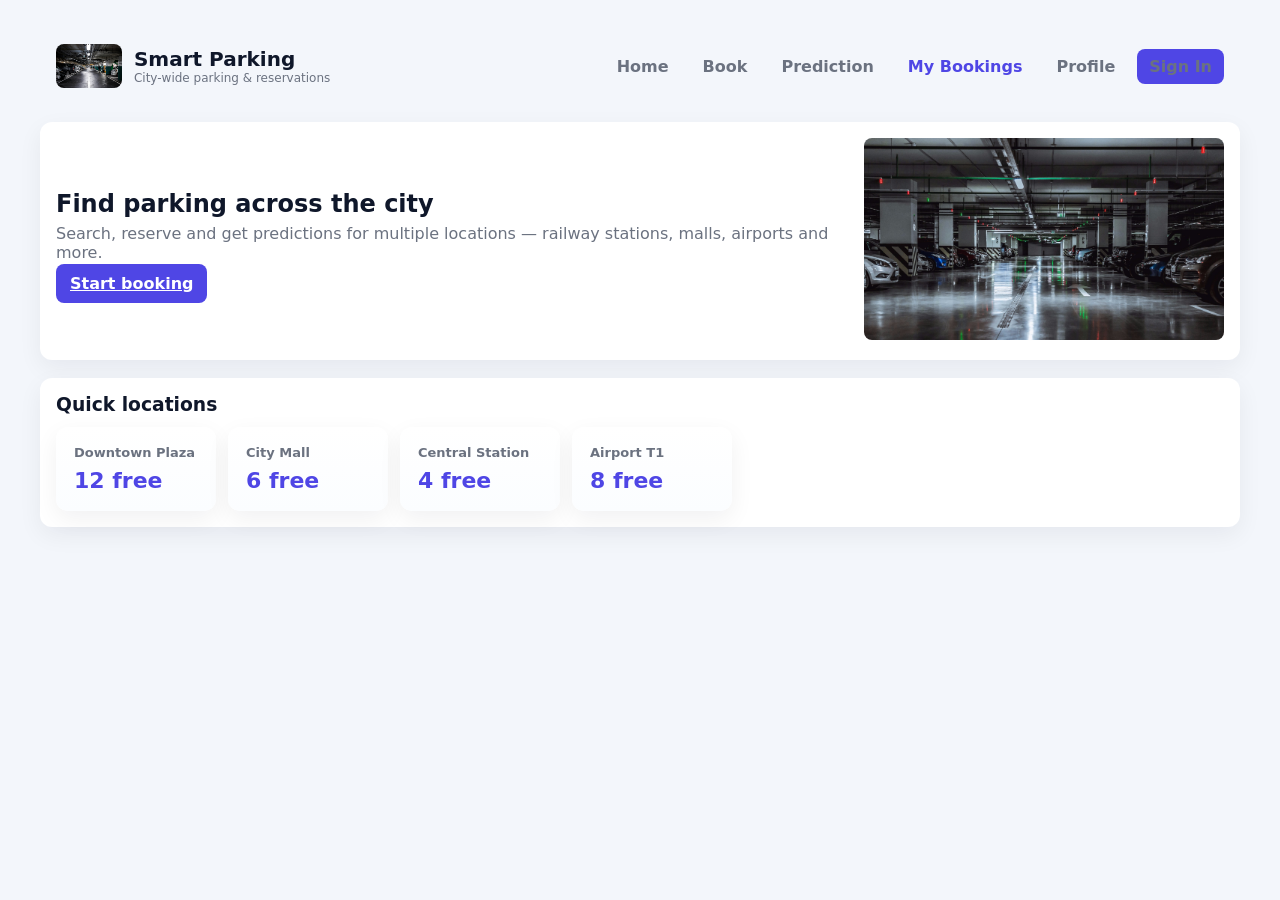
<file: smart_parking/index.html>
<!doctype html>
<html><head><meta charset="utf-8"><title>Smart Parking - Home -v1</title><link rel="stylesheet" href="static/css/style.css"></head>
<body>

<div class="header container">
  <div class="brand">
    <img src="static/images/logo.jpg" alt="logo">
    <div>
      <h1>Smart Parking</h1>
      <div style="font-size:12px;color:var(--muted)">City-wide parking & reservations</div>
    </div>
  </div>
  <nav class="nav">
    <a href="index.html">Home</a>
    <a href="Book_parking.html">Book</a>
    <a href="SmartPrediction.html">Prediction</a>
    <a href="MyBooking.html" style="color:var(--accent);font-weight:800">My Bookings</a>
    <a href="profile.html">Profile</a>
    <a href="SignIn.html" class="btn">Sign In</a>
  </nav>
</div>

<div class="container" style="margin-top:12px;">
  <div class="hero card">
    <div style="flex:1">
      <h2 style="margin-bottom:6px">Find parking across the city</h2>
      <p style="color:var(--muted)">Search, reserve and get predictions for multiple locations — railway stations, malls, airports and more.</p>
      <div style="margin-top:12px;">
        <a class="btn" href="Book_parking.html">Start booking</a>
      </div>
    </div>
    <div style="width:360px">
      <img src="static/images/home.jpeg" style="width:100%;border-radius:8px;object-fit:cover;">
    </div>
  </div>

  <div style="margin-top:14px;">
    <div class="card">
      <h3>Quick locations</h3>
      <div style="display:flex;gap:12px;margin-top:12px;">
        <div class="stat"><h4>Downtown Plaza</h4><div class="num">12 free</div></div>
        <div class="stat"><h4>City Mall</h4><div class="num">6 free</div></div>
        <div class="stat"><h4>Central Station</h4><div class="num">4 free</div></div>
        <div class="stat"><h4>Airport T1</h4><div class="num">8 free</div></div>
      </div>
    </div>
  </div>
</div>
</body></html>
</file>
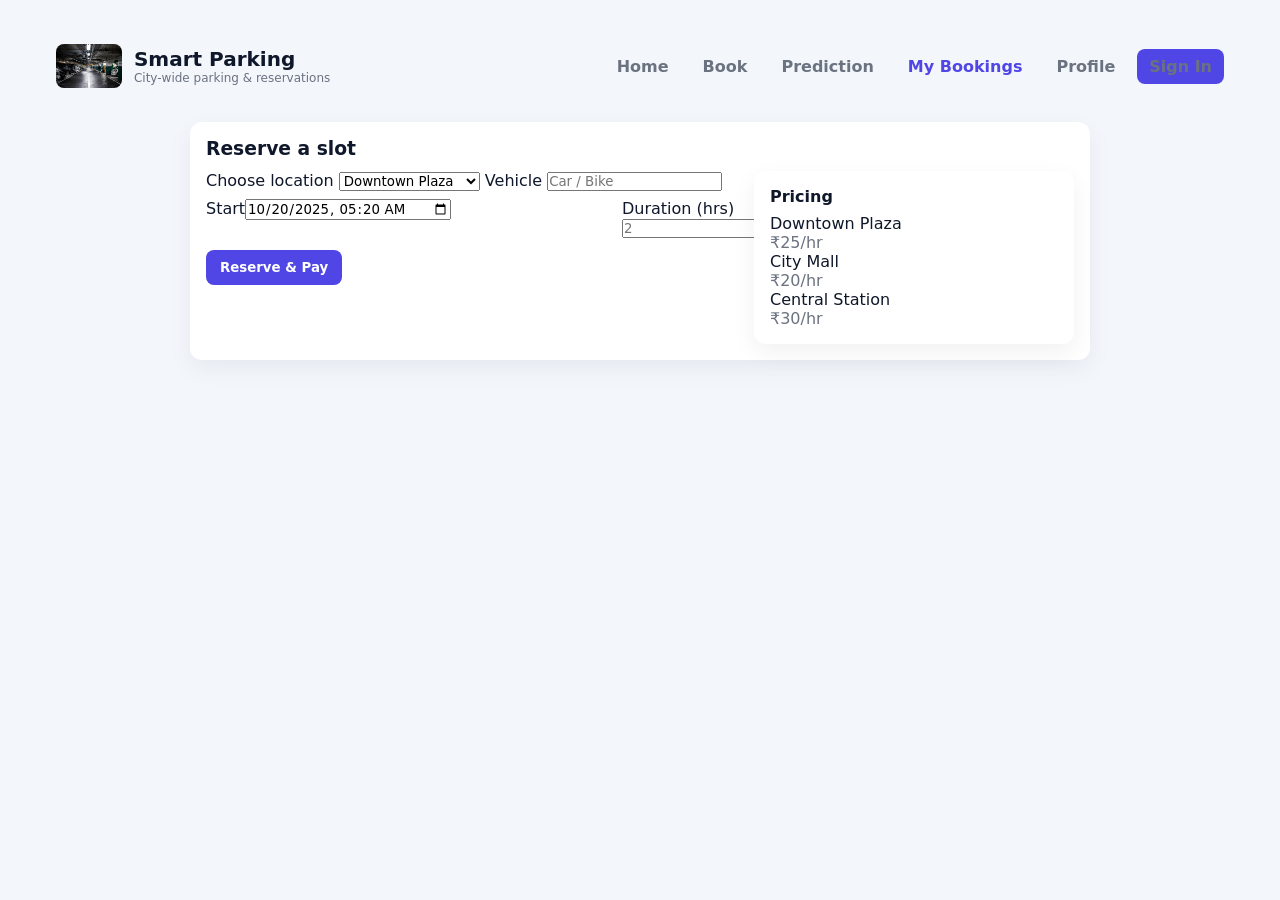
<file: smart_parking/Book_parking.html>
<!doctype html><html><head><meta charset="utf-8"><title>Book Slot - Smart Parking</title><link rel="stylesheet" href="static/css/style.css"></head><body>

<div class="header container">
  <div class="brand">
    <img src="static/images/logo.jpg" alt="logo">
    <div>
      <h1>Smart Parking</h1>
      <div style="font-size:12px;color:var(--muted)">City-wide parking & reservations</div>
    </div>
  </div>
  <nav class="nav">
    <a href="index.html">Home</a>
    <a href="Book_parking.html">Book</a>
    <a href="SmartPrediction.html">Prediction</a>
    <a href="MyBooking.html" style="color:var(--accent);font-weight:800">My Bookings</a>
    <a href="profile.html">Profile</a>
    <a href="SignIn.html" class="btn">Sign In</a>
  </nav>
</div>

<div class="container" style="margin-top:12px;">
  <div class="card" style="max-width:900px;margin:auto;">
    <h3>Reserve a slot</h3>
    <div style="display:flex;gap:12px;margin-top:12px;">
      <div style="flex:1;">
        <label>Choose location</label>
        <select>
          <option>Downtown Plaza</option>
          <option>City Mall</option>
          <option>Central Station</option>
          <option>Airport Terminal 1</option>
          <option>Tech Park</option>
        </select>
        <label style="margin-top:8px">Vehicle</label>
        <input placeholder="Car / Bike">
        <div style="display:flex;gap:8px;margin-top:8px;">
          <div style="flex:1">
            <label>Start</label><input type="datetime-local" value="2025-10-20T05:20">
          </div>
          <div style="width:120px;">
            <label>Duration (hrs)</label><input placeholder="2">
          </div>
        </div>
        <button class="btn" style="margin-top:12px">Reserve & Pay</button>
      </div>
      <div style="width:320px;">
        <div class="card">
          <h4>Pricing</h4>
          <div style="margin-top:8px;" class="kv"><div>Downtown Plaza</div><div style="color:var(--muted);margin-left:auto">₹25/hr</div></div>
          <div class="kv"><div>City Mall</div><div style="color:var(--muted);margin-left:auto">₹20/hr</div></div>
          <div class="kv"><div>Central Station</div><div style="color:var(--muted);margin-left:auto">₹30/hr</div></div>
        </div>
      </div>
    </div>
  </div>
</div>
</body></html>
</file>
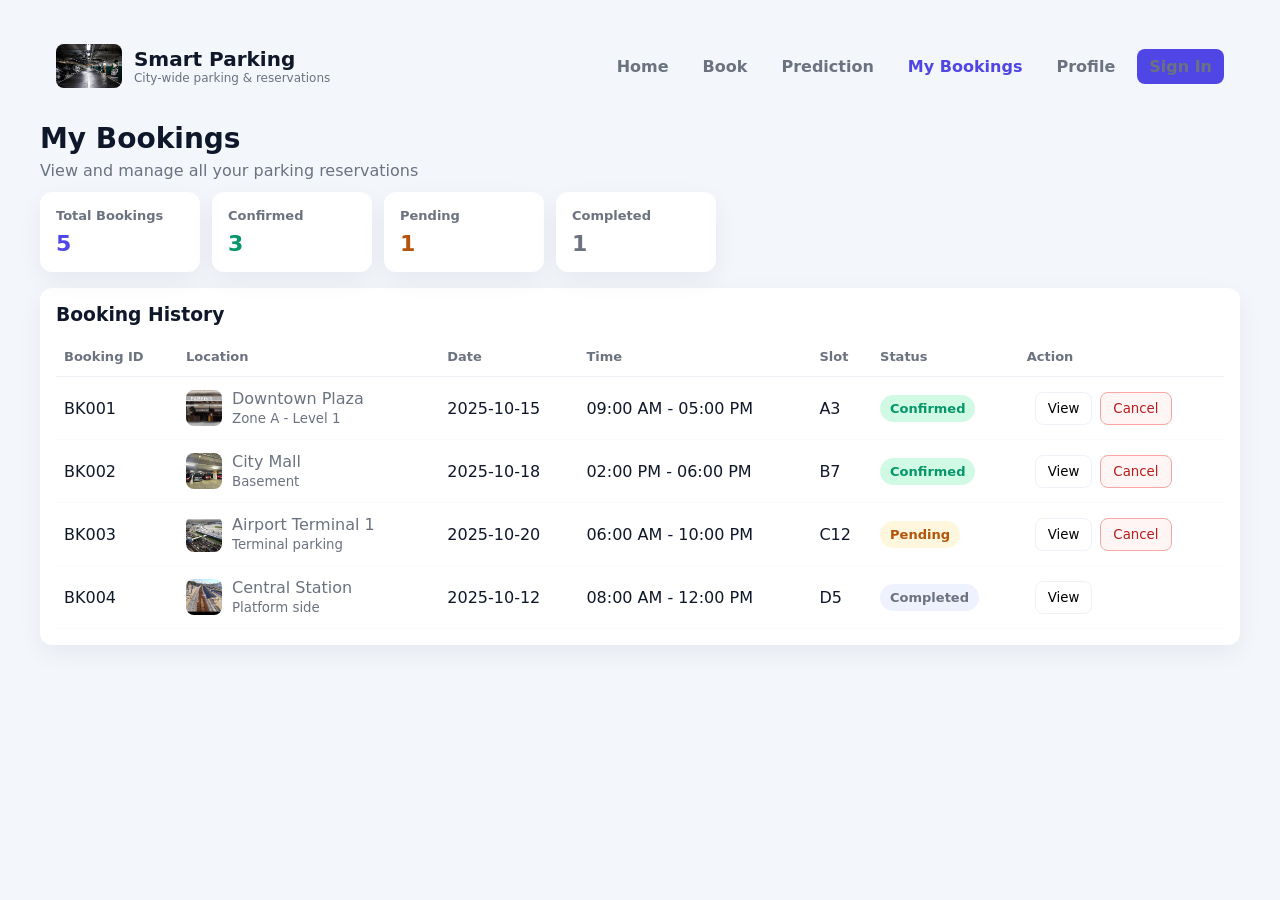
<file: smart_parking/MyBooking.html>
<!doctype html><html><head><meta charset="utf-8"><title>My Bookings - Smart Parking</title><link rel="stylesheet" href="static/css/style.css"></head><body>

<div class="header container">
  <div class="brand">
    <img src="static/images/logo.jpg" alt="logo">
    <div>
      <h1>Smart Parking</h1>
      <div style="font-size:12px;color:var(--muted)">City-wide parking & reservations</div>
    </div>
  </div>
  <nav class="nav">
    <a href="index.html">Home</a>
    <a href="Book_parking.html">Book</a>
    <a href="SmartPrediction.html">Prediction</a>
    <a href="MyBooking.html" style="color:var(--accent);font-weight:800">My Bookings</a>
    <a href="profile.html">Profile</a>
    <a href="SignIn.html" class="btn">Sign In</a>
  </nav>
</div>

<div class="container" style="margin-top:12px;">
  <h1 style="font-size:28px;margin-bottom:6px;">My Bookings</h1>
  <p style="color:var(--muted);margin-bottom:12px;">View and manage all your parking reservations</p>

  <div style="display:flex;gap:12px;margin-bottom:16px;">
    <div class="stat card"><h4>Total Bookings</h4><div class="num">5</div></div>
    <div class="stat card"><h4>Confirmed</h4><div class="num" style="color:#059669">3</div></div>
    <div class="stat card"><h4>Pending</h4><div class="num" style="color:#b45309">1</div></div>
    <div class="stat card"><h4>Completed</h4><div class="num" style="color:var(--muted)">1</div></div>
  </div>

  <div class="card">
    <h3>Booking History</h3>
    <table class="table">
      <thead><tr><th>Booking ID</th><th>Location</th><th>Date</th><th>Time</th><th>Slot</th><th>Status</th><th>Action</th></tr></thead>
      <tbody>
        <tr>
          <td>BK001</td>
          <td><div class="location-cell"><img src="static/images/downtown.jpg"> <div>Downtown Plaza<br><small style="color:var(--muted)">Zone A - Level 1</small></div></div></td>
          <td>2025-10-15</td>
          <td>09:00 AM - 05:00 PM</td>
          <td>A3</td>
          <td><span class="chip confirmed">Confirmed</span></td>
          <td class="actions"><button>View</button><button class="cancel">Cancel</button></td>
        </tr>
        <tr>
          <td>BK002</td>
          <td><div class="location-cell"><img src="static/images/city_mall.jpeg"> <div>City Mall<br><small style="color:var(--muted)">Basement</small></div></div></td>
          <td>2025-10-18</td>
          <td>02:00 PM - 06:00 PM</td>
          <td>B7</td>
          <td><span class="chip confirmed">Confirmed</span></td>
          <td class="actions"><button>View</button><button class="cancel">Cancel</button></td>
        </tr>
        <tr>
          <td>BK003</td>
          <td><div class="location-cell"><img src="static/images/airport.jpeg"> <div>Airport Terminal 1<br><small style="color:var(--muted)">Terminal parking</small></div></div></td>
          <td>2025-10-20</td>
          <td>06:00 AM - 10:00 PM</td>
          <td>C12</td>
          <td><span class="chip pending">Pending</span></td>
          <td class="actions"><button>View</button><button class="cancel">Cancel</button></td>
        </tr>
        <tr>
          <td>BK004</td>
          <td><div class="location-cell"><img src="static/images/train.jpg"> <div>Central Station<br><small style="color:var(--muted)">Platform side</small></div></div></td>
          <td>2025-10-12</td>
          <td>08:00 AM - 12:00 PM</td>
          <td>D5</td>
          <td><span class="chip completed">Completed</span></td>
          <td class="actions"><button>View</button></td>
        </tr>
      </tbody>
    </table>
  </div>
</div>
</body></html>
</file>
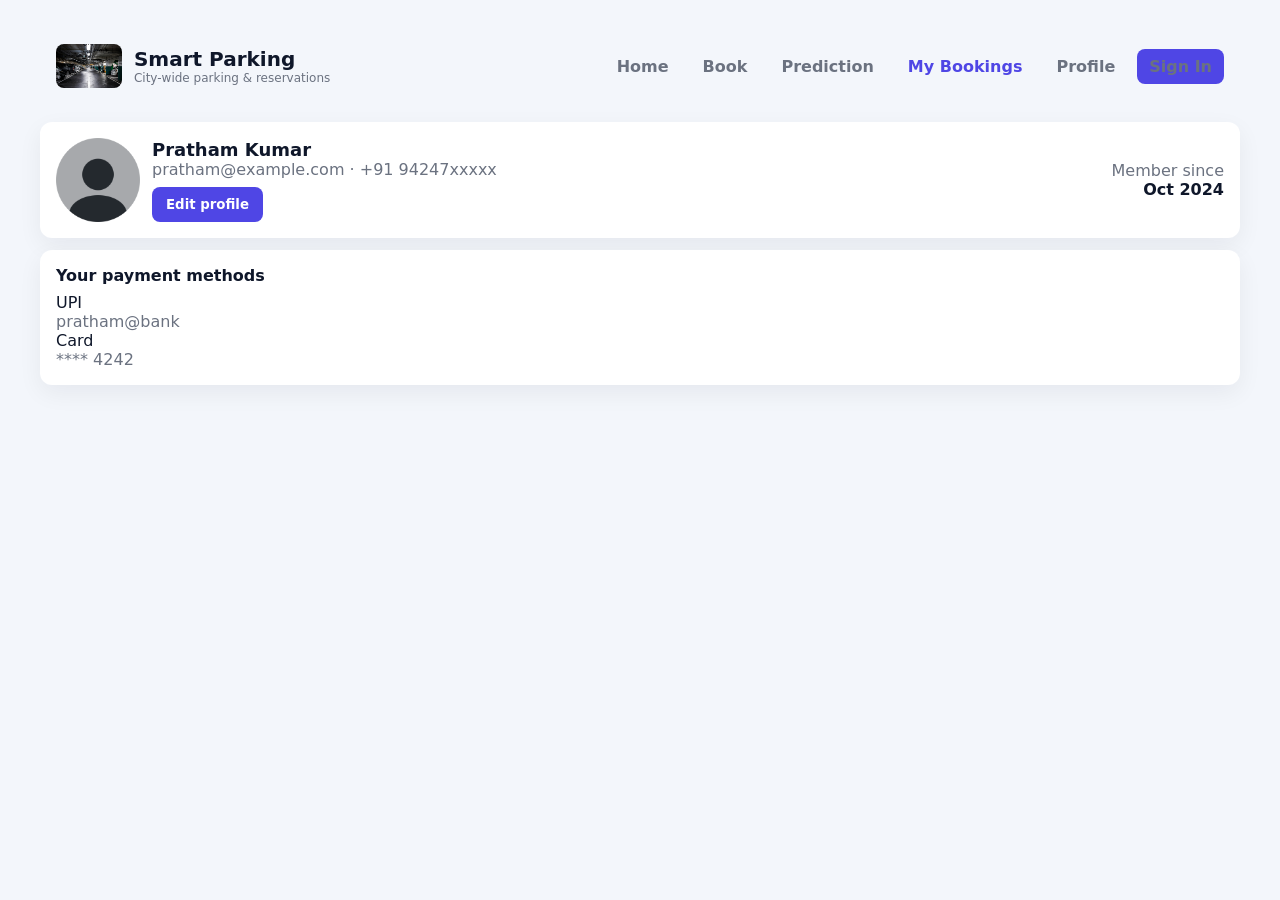
<file: smart_parking/profile.html>
<!doctype html><html><head><meta charset="utf-8"><title>Profile - Smart Parking</title><link rel="stylesheet" href="static/css/style.css"></head><body>

<div class="header container">
  <div class="brand">
    <img src="static/images/logo.jpg" alt="logo">
    <div>
      <h1>Smart Parking</h1>
      <div style="font-size:12px;color:var(--muted)">City-wide parking & reservations</div>
    </div>
  </div>
  <nav class="nav">
    <a href="index.html">Home</a>
    <a href="Book_parking.html">Book</a>
    <a href="SmartPrediction.html">Prediction</a>
    <a href="MyBooking.html" style="color:var(--accent);font-weight:800">My Bookings</a>
    <a href="profile.html">Profile</a>
    <a href="SignIn.html" class="btn">Sign In</a>
  </nav>
</div>

<div class="container" style="margin-top:12px;">
  <div class="card" style="display:flex;align-items:center;gap:12px;">
    <img src="static/images/profile.png" style="height:84px;width:84px;border-radius:12px;object-fit:cover;">
    <div>
      <div style="font-weight:800;font-size:18px">Pratham Kumar</div>
      <div style="color:var(--muted)">pratham@example.com · +91 94247xxxxx</div>
      <div style="margin-top:8px"><button class="btn">Edit profile</button></div>
    </div>
    <div style="margin-left:auto;text-align:right;">
      <div style="color:var(--muted)">Member since</div>
      <div style="font-weight:800">Oct 2024</div>
    </div>
  </div>
  <div class="card" style="margin-top:12px;">
    <h4>Your payment methods</h4>
    <div style="margin-top:8px;">
      <div class="kv"><div>UPI</div><div style="color:var(--muted);margin-left:auto">pratham@bank</div></div>
      <div class="kv"><div>Card</div><div style="color:var(--muted);margin-left:auto">**** 4242</div></div>
    </div>
  </div>
</div>
</body></html>
</file>
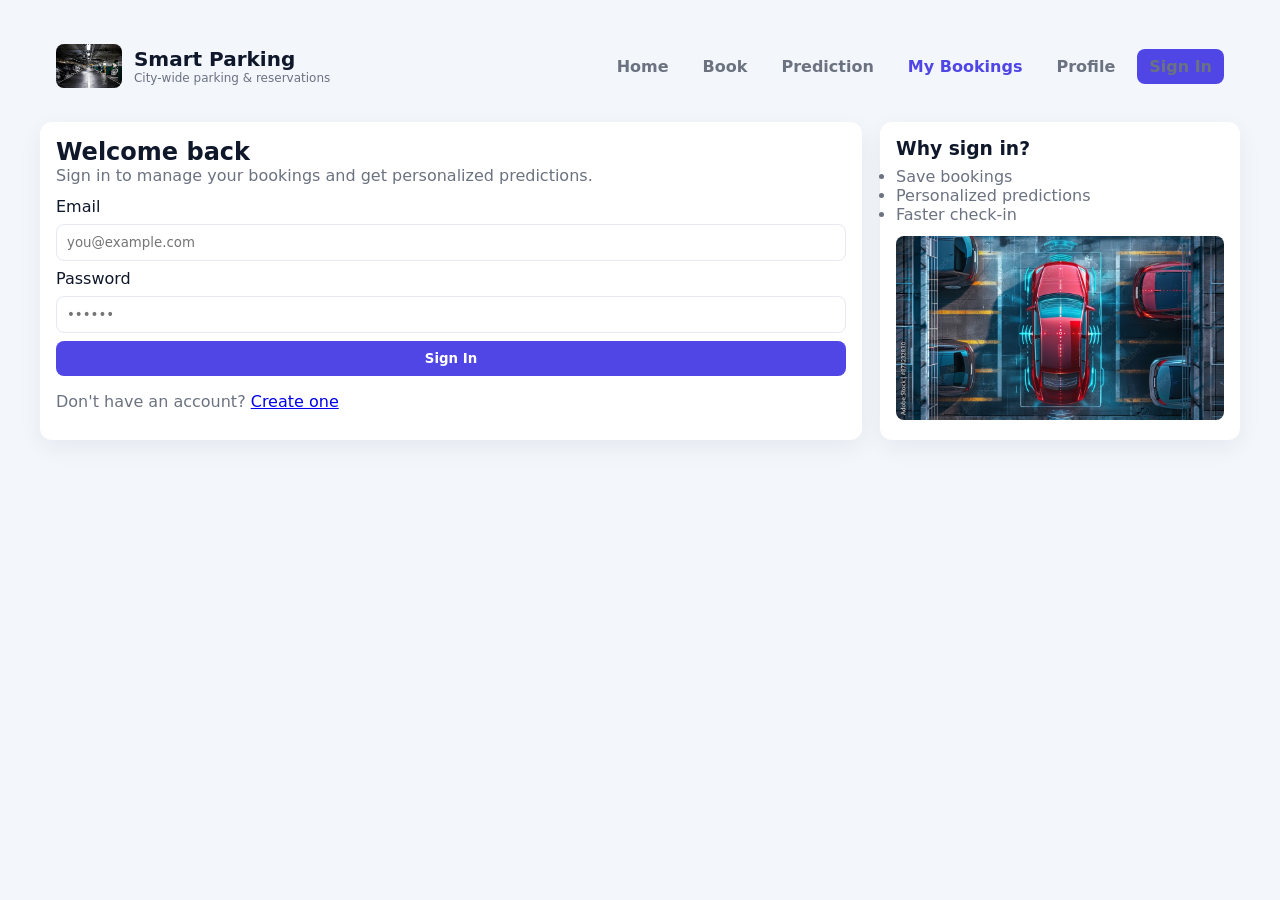
<file: smart_parking/SignIn.html>
<!doctype html><html><head><meta charset="utf-8"><title>Sign In - Smart Parking</title><link rel="stylesheet" href="static/css/style.css"></head><body>

<div class="header container">
  <div class="brand">
    <img src="static/images/logo.jpg" alt="logo">
    <div>
      <h1>Smart Parking</h1>
      <div style="font-size:12px;color:var(--muted)">City-wide parking & reservations</div>
    </div>
  </div>
  <nav class="nav">
    <a href="index.html">Home</a>
    <a href="Book_parking.html">Book</a>
    <a href="SmartPrediction.html">Prediction</a>
    <a href="MyBooking.html" style="color:var(--accent);font-weight:800">My Bookings</a>
    <a href="profile.html">Profile</a>
    <a href="SignIn.html" class="btn">Sign In</a>
  </nav>
</div>

<div class="container" style="margin-top:18px;">
  <div style="display:flex;gap:18px;">
    <div class="card" style="flex:1;">
      <h2>Welcome back</h2>
      <p style="color:var(--muted)">Sign in to manage your bookings and get personalized predictions.</p>
      <div style="margin-top:12px" class="form">
        <label>Email</label><input placeholder="you@example.com" />
        <label>Password</label><input type="password" placeholder="••••••" />
        <button class="btn">Sign In</button>
        <div style="margin-top:8px;color:var(--muted)">Don't have an account? <a href="SignUp.html">Create one</a></div>
      </div>
    </div>
    <div class="card" style="width:360px;">
      <h3>Why sign in?</h3>
      <ul style="color:var(--muted);margin-top:8px">
        <li>Save bookings</li>
        <li>Personalized predictions</li>
        <li>Faster check-in</li>
      </ul>
      <img src="static/images/signin.jpg" style="width:100%;border-radius:8px;margin-top:12px;">
    </div>
  </div>
</div>
</body></html>
</file>
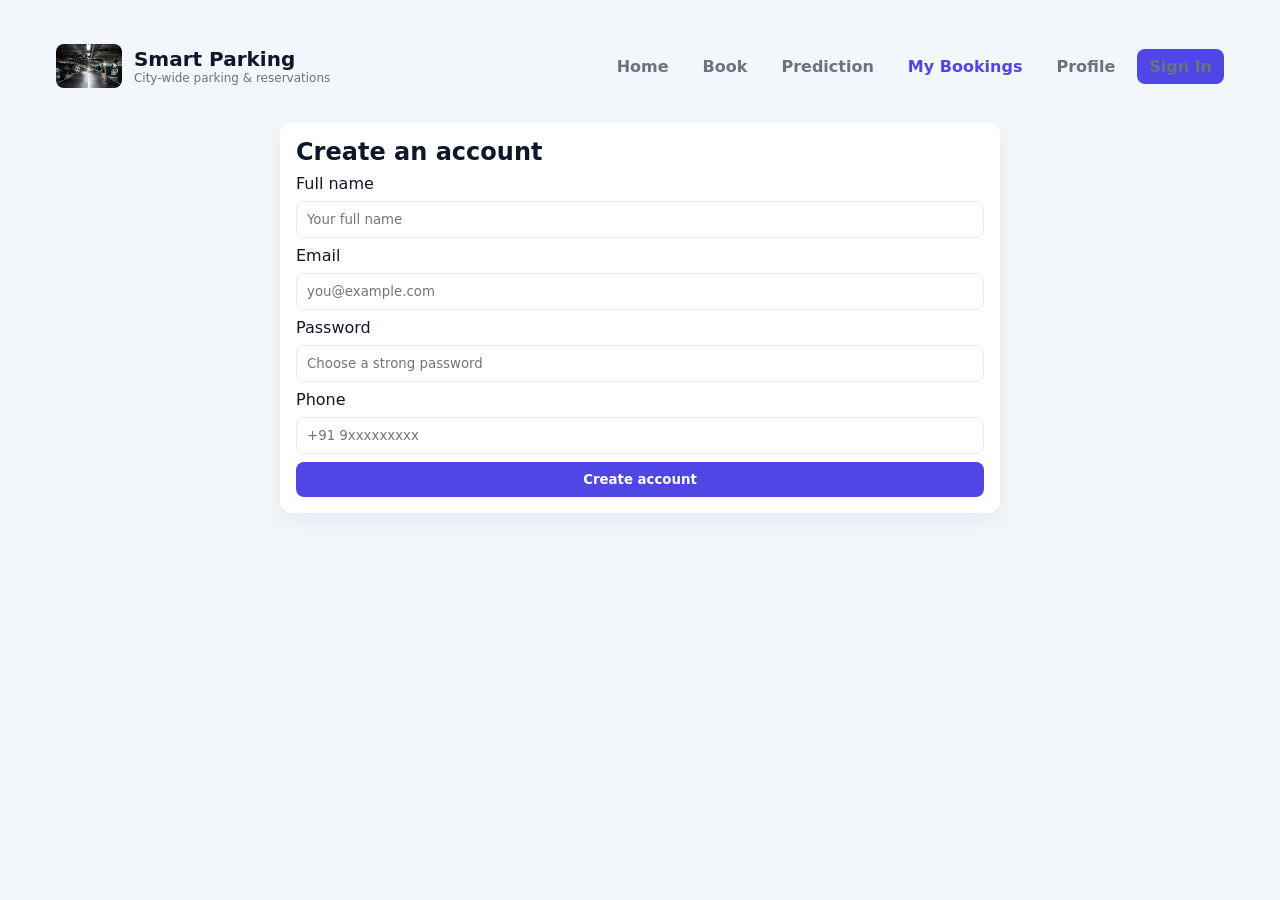
<file: smart_parking/SignUp.html>
<!doctype html><html><head><meta charset="utf-8"><title>Sign Up - Smart Parking</title><link rel="stylesheet" href="static/css/style.css"></head><body>

<div class="header container">
  <div class="brand">
    <img src="static/images/logo.jpg" alt="logo">
    <div>
      <h1>Smart Parking</h1>
      <div style="font-size:12px;color:var(--muted)">City-wide parking & reservations</div>
    </div>
  </div>
  <nav class="nav">
    <a href="index.html">Home</a>
    <a href="Book_parking.html">Book</a>
    <a href="SmartPrediction.html">Prediction</a>
    <a href="MyBooking.html" style="color:var(--accent);font-weight:800">My Bookings</a>
    <a href="profile.html">Profile</a>
    <a href="SignIn.html" class="btn">Sign In</a>
  </nav>
</div>

<div class="container" style="margin-top:18px;">
  <div class="card" style="max-width:720px;margin:auto;">
    <h2>Create an account</h2>
    <div class="form" style="margin-top:8px;">
      <label>Full name</label><input placeholder="Your full name" />
      <label>Email</label><input placeholder="you@example.com" />
      <label>Password</label><input type="password" placeholder="Choose a strong password" />
      <label>Phone</label><input placeholder="+91 9xxxxxxxxx" />
      <button class="btn">Create account</button>
    </div>
  </div>
</div>
</body></html>
</file>
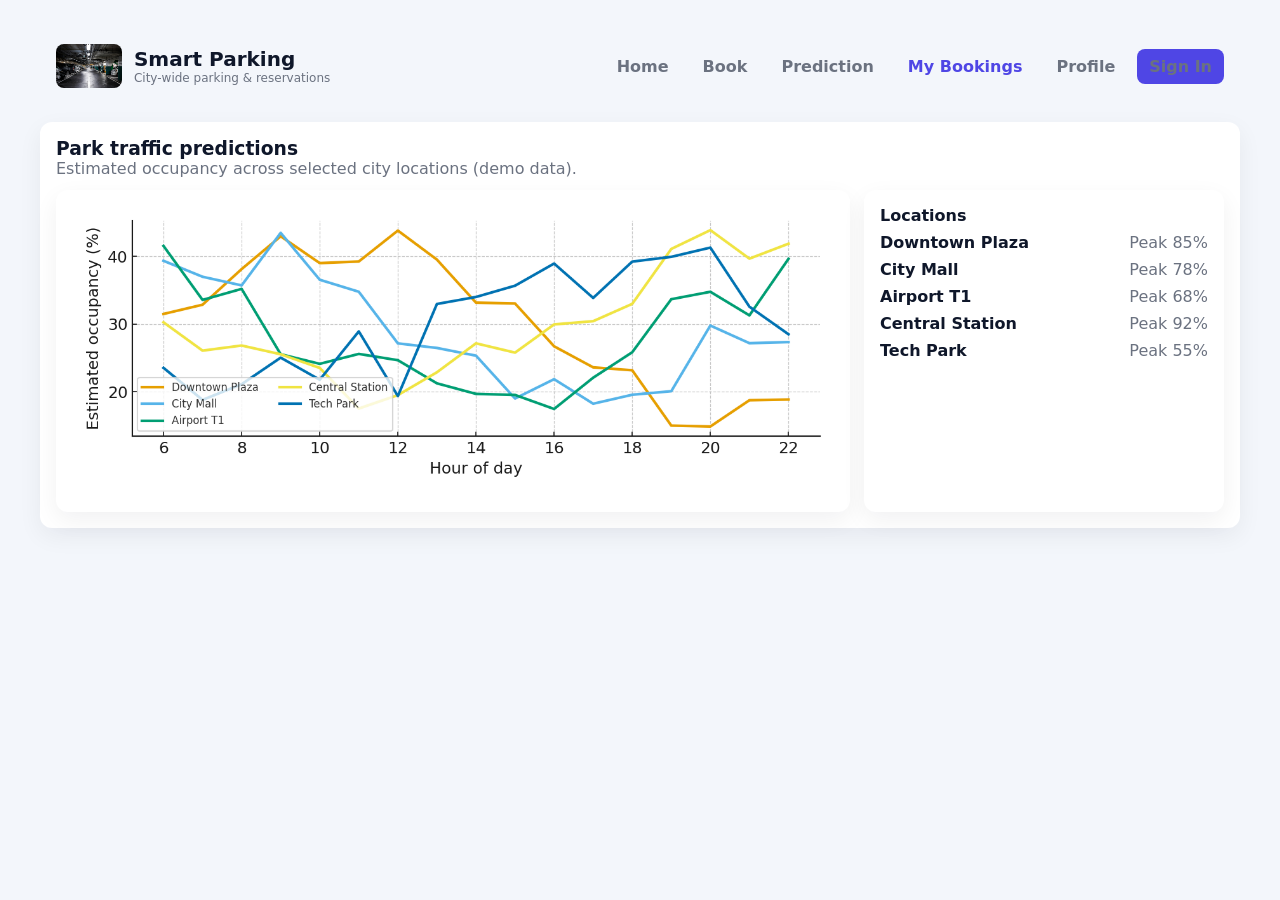
<file: smart_parking/SmartPrediction.html>
<!doctype html><html><head><meta charset="utf-8"><title>Prediction - Smart Parking</title><link rel="stylesheet" href="static/css/style.css"></head><body>

<div class="header container">
  <div class="brand">
    <img src="static/images/logo.jpg" alt="logo">
    <div>
      <h1>Smart Parking</h1>
      <div style="font-size:12px;color:var(--muted)">City-wide parking & reservations</div>
    </div>
  </div>
  <nav class="nav">
    <a href="home.html">Home</a>
    <a href="Book_parking.html">Book</a>
    <a href="SmartPrediction.html">Prediction</a>
    <a href="MyBooking.html" style="color:var(--accent);font-weight:800">My Bookings</a>
    <a href="profile.html">Profile</a>
    <a href="SignIn.html" class="btn">Sign In</a>
  </nav>
</div>

<div class="container" style="margin-top:12px;">
  <div class="card">
    <h3>Park traffic predictions</h3>
    <p style="color:var(--muted)">Estimated occupancy across selected city locations (demo data).</p>

    <div class="pred-row">
      <div class="pred-left card">
        <img src="static/images/prediction_demo.png" style="width:100%;border-radius:8px;object-fit:cover;">
      </div>
      <div class="pred-right card">
        <h4>Locations</h4>
        <div style="margin-top:8px;">
          <div class="legend-item"><strong>Downtown Plaza</strong><div style="color:var(--muted);margin-left:auto">Peak 85%</div></div>
          <div class="legend-item"><strong>City Mall</strong><div style="color:var(--muted);margin-left:auto">Peak 78%</div></div>
          <div class="legend-item"><strong>Airport T1</strong><div style="color:var(--muted);margin-left:auto">Peak 68%</div></div>
          <div class="legend-item"><strong>Central Station</strong><div style="color:var(--muted);margin-left:auto">Peak 92%</div></div>
          <div class="legend-item"><strong>Tech Park</strong><div style="color:var(--muted);margin-left:auto">Peak 55%</div></div>
        </div>
      </div>
    </div>
  </div>
</div>
</body></html>
</file>
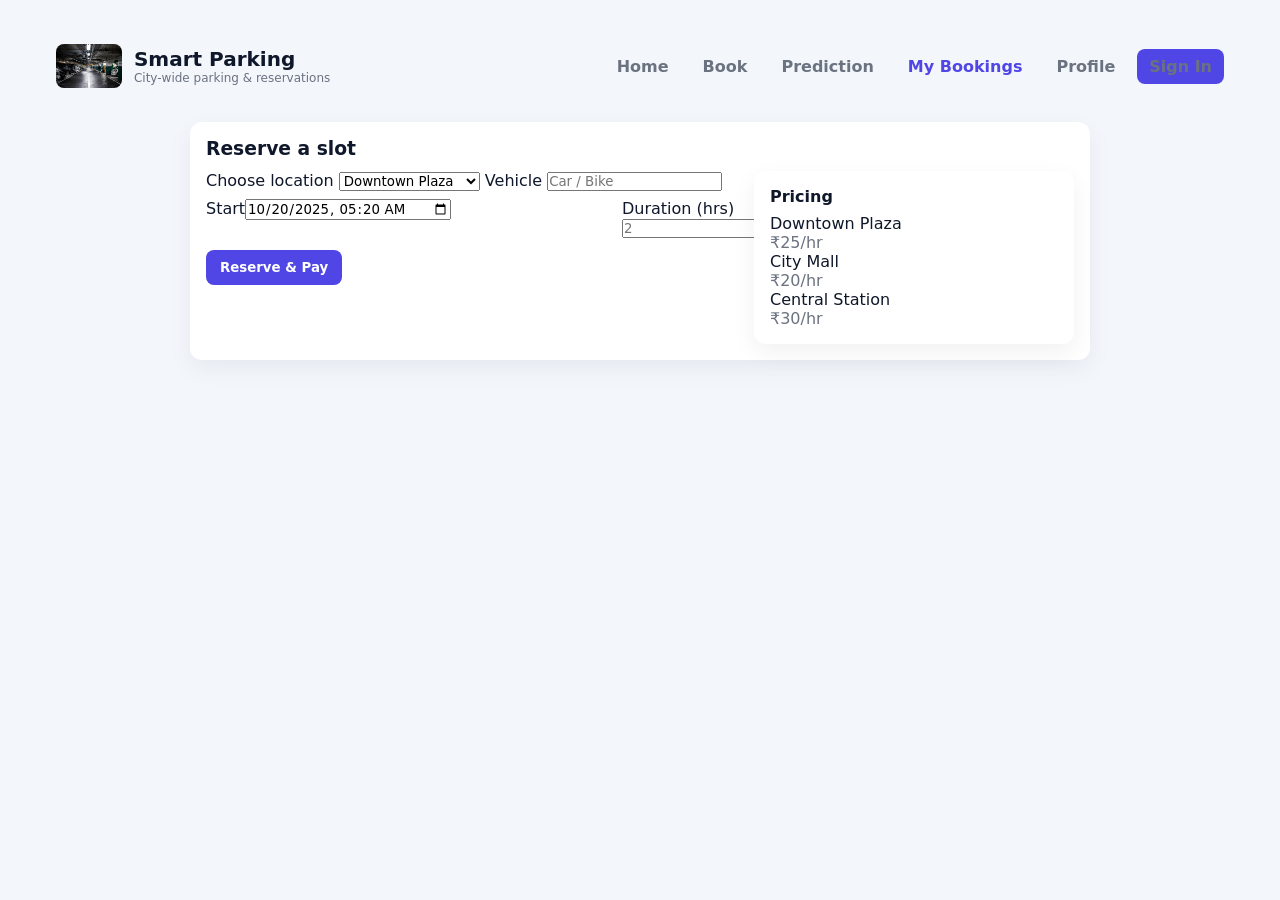
<file: smart_parking/templates/Book_parking.html>
<!doctype html><html><head><meta charset="utf-8"><title>Book Slot - Smart Parking</title><link rel="stylesheet" href="../static/css/style.css"></head><body>

<div class="header container">
  <div class="brand">
    <img src="../static/images/logo.jpg" alt="logo">
    <div>
      <h1>Smart Parking</h1>
      <div style="font-size:12px;color:var(--muted)">City-wide parking & reservations</div>
    </div>
  </div>
  <nav class="nav">
    <a href="home.html">Home</a>
    <a href="Book_parking.html">Book</a>
    <a href="SmartPrediction.html">Prediction</a>
    <a href="MyBooking.html" style="color:var(--accent);font-weight:800">My Bookings</a>
    <a href="profile.html">Profile</a>
    <a href="SignIn.html" class="btn">Sign In</a>
  </nav>
</div>

<div class="container" style="margin-top:12px;">
  <div class="card" style="max-width:900px;margin:auto;">
    <h3>Reserve a slot</h3>
    <div style="display:flex;gap:12px;margin-top:12px;">
      <div style="flex:1;">
        <label>Choose location</label>
        <select>
          <option>Downtown Plaza</option>
          <option>City Mall</option>
          <option>Central Station</option>
          <option>Airport Terminal 1</option>
          <option>Tech Park</option>
        </select>
        <label style="margin-top:8px">Vehicle</label>
        <input placeholder="Car / Bike">
        <div style="display:flex;gap:8px;margin-top:8px;">
          <div style="flex:1">
            <label>Start</label><input type="datetime-local" value="2025-10-20T05:20">
          </div>
          <div style="width:120px;">
            <label>Duration (hrs)</label><input placeholder="2">
          </div>
        </div>
        <button class="btn" style="margin-top:12px">Reserve & Pay</button>
      </div>
      <div style="width:320px;">
        <div class="card">
          <h4>Pricing</h4>
          <div style="margin-top:8px;" class="kv"><div>Downtown Plaza</div><div style="color:var(--muted);margin-left:auto">₹25/hr</div></div>
          <div class="kv"><div>City Mall</div><div style="color:var(--muted);margin-left:auto">₹20/hr</div></div>
          <div class="kv"><div>Central Station</div><div style="color:var(--muted);margin-left:auto">₹30/hr</div></div>
        </div>
      </div>
    </div>
  </div>
</div>
</body></html>
</file>
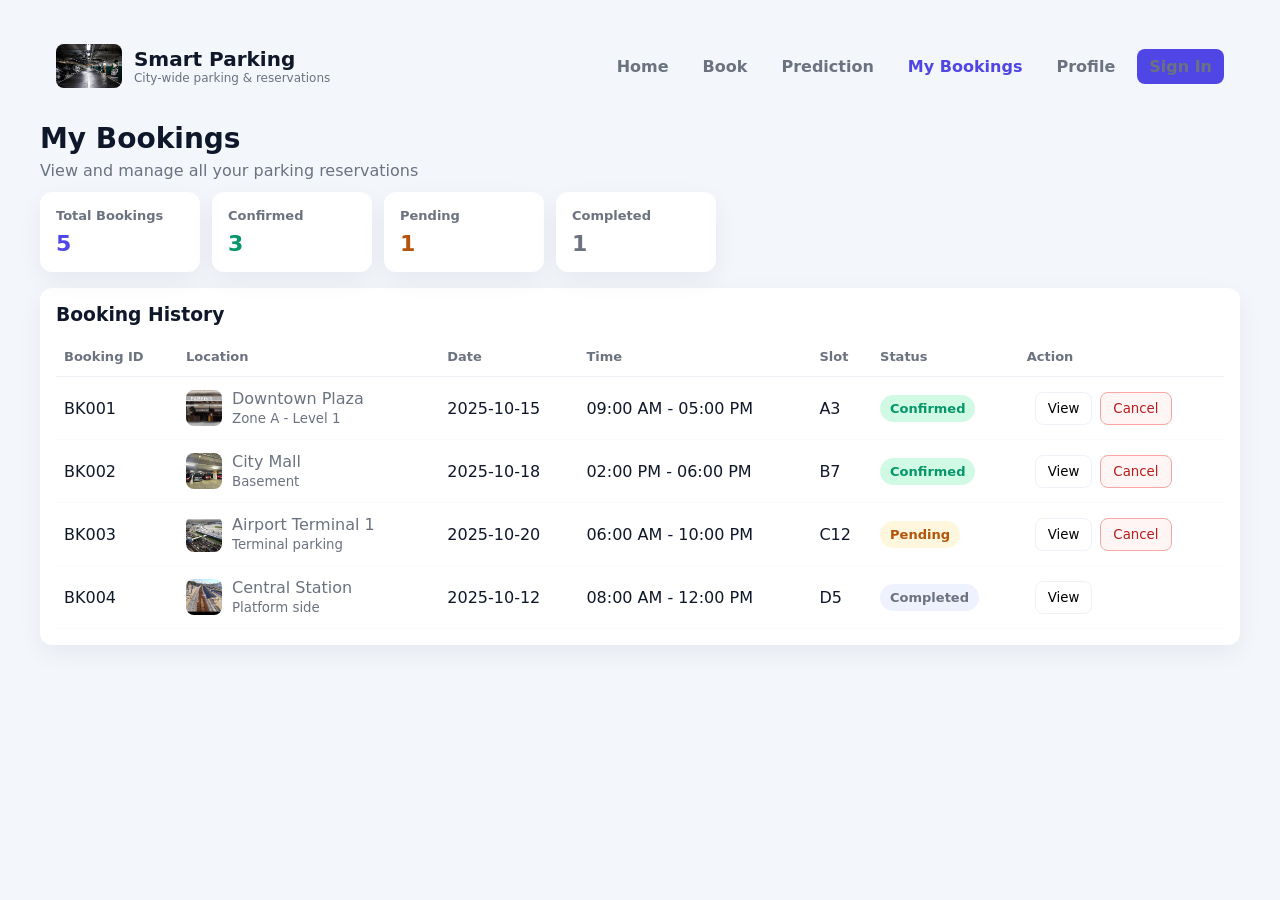
<file: smart_parking/templates/MyBooking.html>
<!doctype html><html><head><meta charset="utf-8"><title>My Bookings - Smart Parking</title><link rel="stylesheet" href="../static/css/style.css"></head><body>

<div class="header container">
  <div class="brand">
    <img src="../static/images/logo.jpg" alt="logo">
    <div>
      <h1>Smart Parking</h1>
      <div style="font-size:12px;color:var(--muted)">City-wide parking & reservations</div>
    </div>
  </div>
  <nav class="nav">
    <a href="home.html">Home</a>
    <a href="Book_parking.html">Book</a>
    <a href="SmartPrediction.html">Prediction</a>
    <a href="MyBooking.html" style="color:var(--accent);font-weight:800">My Bookings</a>
    <a href="profile.html">Profile</a>
    <a href="SignIn.html" class="btn">Sign In</a>
  </nav>
</div>

<div class="container" style="margin-top:12px;">
  <h1 style="font-size:28px;margin-bottom:6px;">My Bookings</h1>
  <p style="color:var(--muted);margin-bottom:12px;">View and manage all your parking reservations</p>

  <div style="display:flex;gap:12px;margin-bottom:16px;">
    <div class="stat card"><h4>Total Bookings</h4><div class="num">5</div></div>
    <div class="stat card"><h4>Confirmed</h4><div class="num" style="color:#059669">3</div></div>
    <div class="stat card"><h4>Pending</h4><div class="num" style="color:#b45309">1</div></div>
    <div class="stat card"><h4>Completed</h4><div class="num" style="color:var(--muted)">1</div></div>
  </div>

  <div class="card">
    <h3>Booking History</h3>
    <table class="table">
      <thead><tr><th>Booking ID</th><th>Location</th><th>Date</th><th>Time</th><th>Slot</th><th>Status</th><th>Action</th></tr></thead>
      <tbody>
        <tr>
          <td>BK001</td>
          <td><div class="location-cell"><img src="../static/images/downtown.jpg"> <div>Downtown Plaza<br><small style="color:var(--muted)">Zone A - Level 1</small></div></div></td>
          <td>2025-10-15</td>
          <td>09:00 AM - 05:00 PM</td>
          <td>A3</td>
          <td><span class="chip confirmed">Confirmed</span></td>
          <td class="actions"><button>View</button><button class="cancel">Cancel</button></td>
        </tr>
        <tr>
          <td>BK002</td>
          <td><div class="location-cell"><img src="../static/images/city_mall.jpeg"> <div>City Mall<br><small style="color:var(--muted)">Basement</small></div></div></td>
          <td>2025-10-18</td>
          <td>02:00 PM - 06:00 PM</td>
          <td>B7</td>
          <td><span class="chip confirmed">Confirmed</span></td>
          <td class="actions"><button>View</button><button class="cancel">Cancel</button></td>
        </tr>
        <tr>
          <td>BK003</td>
          <td><div class="location-cell"><img src="../static/images/airport.jpeg"> <div>Airport Terminal 1<br><small style="color:var(--muted)">Terminal parking</small></div></div></td>
          <td>2025-10-20</td>
          <td>06:00 AM - 10:00 PM</td>
          <td>C12</td>
          <td><span class="chip pending">Pending</span></td>
          <td class="actions"><button>View</button><button class="cancel">Cancel</button></td>
        </tr>
        <tr>
          <td>BK004</td>
          <td><div class="location-cell"><img src="../static/images/train.jpg"> <div>Central Station<br><small style="color:var(--muted)">Platform side</small></div></div></td>
          <td>2025-10-12</td>
          <td>08:00 AM - 12:00 PM</td>
          <td>D5</td>
          <td><span class="chip completed">Completed</span></td>
          <td class="actions"><button>View</button></td>
        </tr>
      </tbody>
    </table>
  </div>
</div>
</body></html>
</file>
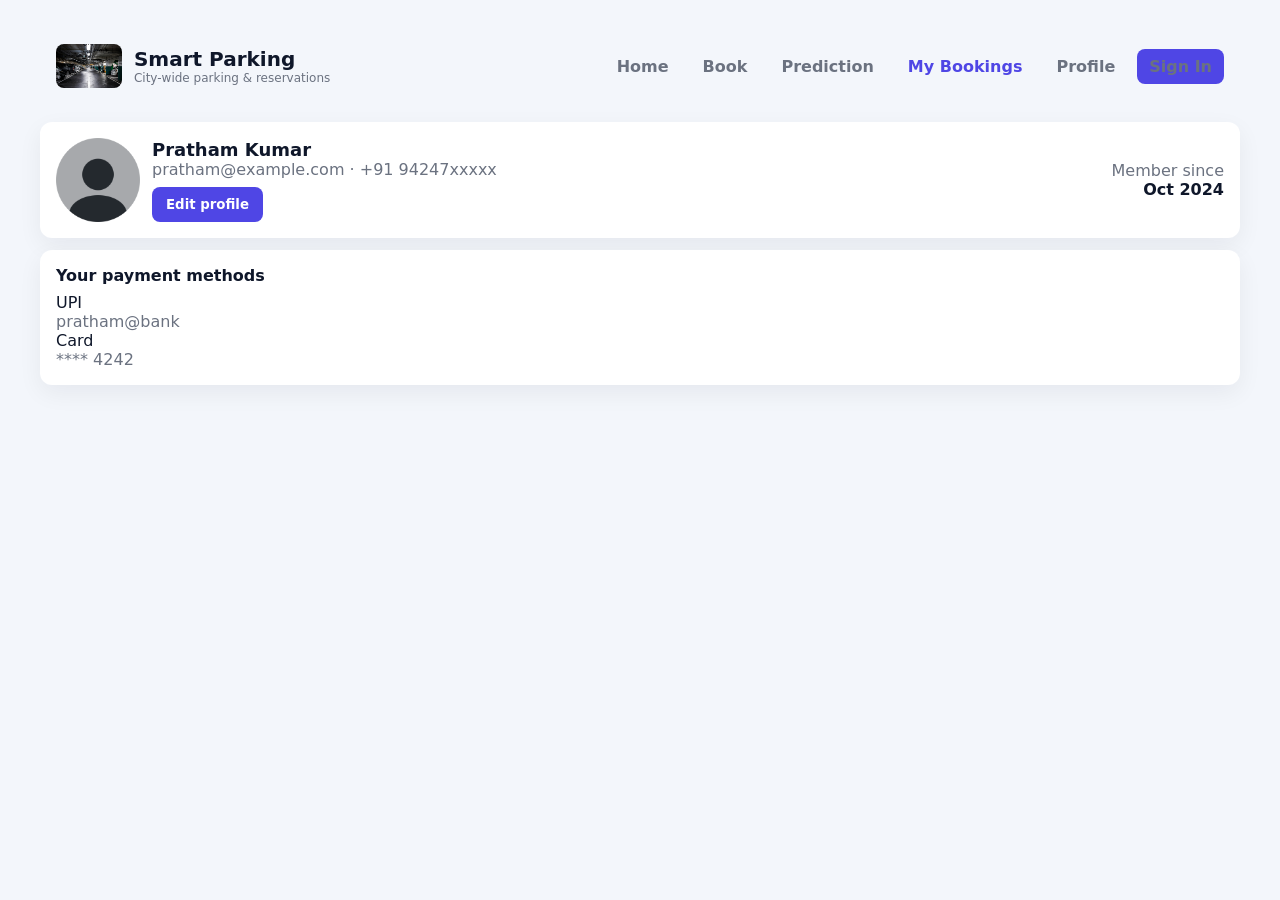
<file: smart_parking/templates/profile.html>
<!doctype html><html><head><meta charset="utf-8"><title>Profile - Smart Parking</title><link rel="stylesheet" href="../static/css/style.css"></head><body>

<div class="header container">
  <div class="brand">
    <img src="../static/images/logo.jpg" alt="logo">
    <div>
      <h1>Smart Parking</h1>
      <div style="font-size:12px;color:var(--muted)">City-wide parking & reservations</div>
    </div>
  </div>
  <nav class="nav">
    <a href="home.html">Home</a>
    <a href="Book_parking.html">Book</a>
    <a href="SmartPrediction.html">Prediction</a>
    <a href="MyBooking.html" style="color:var(--accent);font-weight:800">My Bookings</a>
    <a href="profile.html">Profile</a>
    <a href="SignIn.html" class="btn">Sign In</a>
  </nav>
</div>

<div class="container" style="margin-top:12px;">
  <div class="card" style="display:flex;align-items:center;gap:12px;">
    <img src="../static/images/profile.png" style="height:84px;width:84px;border-radius:12px;object-fit:cover;">
    <div>
      <div style="font-weight:800;font-size:18px">Pratham Kumar</div>
      <div style="color:var(--muted)">pratham@example.com · +91 94247xxxxx</div>
      <div style="margin-top:8px"><button class="btn">Edit profile</button></div>
    </div>
    <div style="margin-left:auto;text-align:right;">
      <div style="color:var(--muted)">Member since</div>
      <div style="font-weight:800">Oct 2024</div>
    </div>
  </div>
  <div class="card" style="margin-top:12px;">
    <h4>Your payment methods</h4>
    <div style="margin-top:8px;">
      <div class="kv"><div>UPI</div><div style="color:var(--muted);margin-left:auto">pratham@bank</div></div>
      <div class="kv"><div>Card</div><div style="color:var(--muted);margin-left:auto">**** 4242</div></div>
    </div>
  </div>
</div>
</body></html>
</file>
<file: smart_parking/static/css/style.css>
:root{
  --accent:#4f46e5;
  --muted:#6b7280;
  --bg:#f3f6fb;
  --card:#ffffff;
  --success:#d1fae5;
  --success-text:#059669;
  --warning:#fff7dd;
  --warning-text:#b45309;
  --completed:#eef2ff;
  --shadow: 0 8px 24px rgba(16,24,40,0.06);
  --radius:12px;
  --maxw:1200px;
}
*{box-sizing:border-box;margin:0;padding:0;font-family:Inter, ui-sans-serif, system-ui, -apple-system, 'Segoe UI', Roboto, 'Helvetica Neue', Arial;}
body{background:var(--bg);color:#0f172a;padding:28px;}
.container{max-width:var(--maxw);margin:0 auto;}
.header{display:flex;align-items:center;justify-content:space-between;padding:16px;background:transparent;margin-bottom:18px;}
.brand{display:flex;gap:12px;align-items:center;}
.brand img{height:44px;border-radius:8px;}
.brand h1{font-size:20px;}
.nav{display:flex;gap:10px;align-items:center;}
.nav a{padding:8px 12px;border-radius:8px;text-decoration:none;color:var(--muted);font-weight:600;}
.hero{background:var(--card);padding:18px;border-radius:var(--radius);box-shadow:var(--shadow);margin-bottom:18px;display:flex;align-items:center;justify-content:space-between;}
.stats{display:flex;gap:14px;align-items:center;}
.stat{background:linear-gradient(180deg, #fff, #fbfdff);padding:18px;border-radius:12px;box-shadow:var(--shadow);min-width:160px;}
.stat h4{font-size:13px;color:var(--muted);font-weight:600;margin-bottom:8px;}
.stat .num{font-size:22px;font-weight:800;color:var(--accent);}

/* table and cards */
.card{background:var(--card);padding:16px;border-radius:12px;box-shadow:var(--shadow);}
.table{width:100%;border-collapse:collapse;margin-top:12px;}
.table th{font-size:13px;color:var(--muted);text-align:left;padding:12px 8px;border-bottom:1px solid #eef2f7;}
.table td{padding:12px 8px;border-bottom:1px solid #fbfbfb;vertical-align:middle;}
.location-cell{display:flex;align-items:center;gap:10px;color:var(--muted);}
.location-cell img{height:36px;width:36px;border-radius:8px;object-fit:cover;}
.chip{display:inline-block;padding:6px 10px;border-radius:999px;font-weight:700;font-size:13px;}
.chip.confirmed{background:var(--success);color:var(--success-text);}
.chip.pending{background:var(--warning);color:var(--warning-text);}
.chip.completed{background:var(--completed);color:var(--muted);}

/* actions */
.actions button{padding:8px 12px;border-radius:8px;border:1px solid #eef2f7;background:white;cursor:pointer;margin-left:8px;}
.actions button.cancel{border-color:#fca5a5;color:#b91c1c;background:#fff5f5;}

/* prediction area */
.pred-row{display:flex;gap:14px;margin-top:12px;}
.pred-left{flex:1;}
.pred-right{width:360px;}
.legend-item{display:flex;align-items:center;gap:8px;margin-bottom:8px;}

/* forms */
.form{display:flex;flex-direction:column;gap:8px;}
.form input,.form select{padding:10px;border-radius:8px;border:1px solid #e6e9ef;}
.btn{padding:10px 14px;border-radius:8px;background:var(--accent);color:white;border:none;cursor:pointer;font-weight:700;}

/* responsive */
@media (max-width:840px){
  .pred-row{flex-direction:column;}
  .stats{flex-direction:column;}
  .header{flex-direction:column;align-items:flex-start;gap:10px;}
}
</file>
